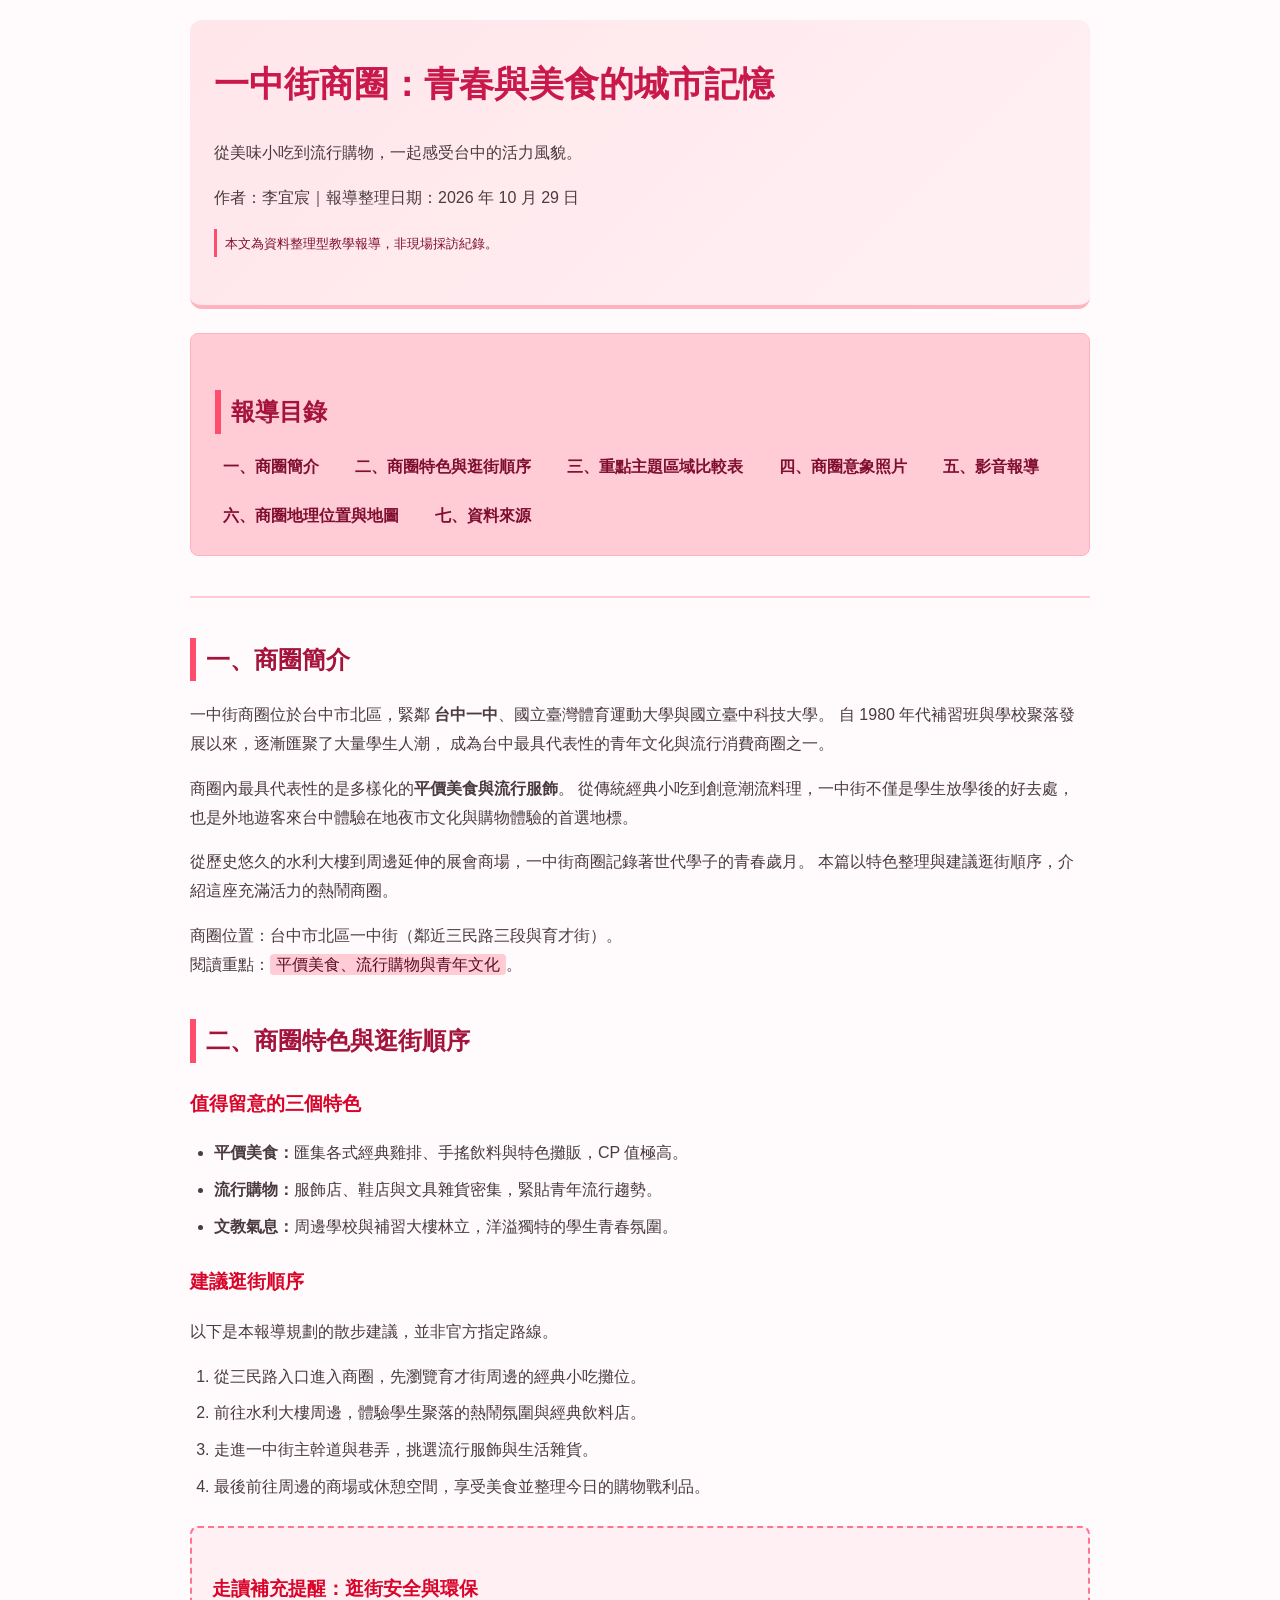
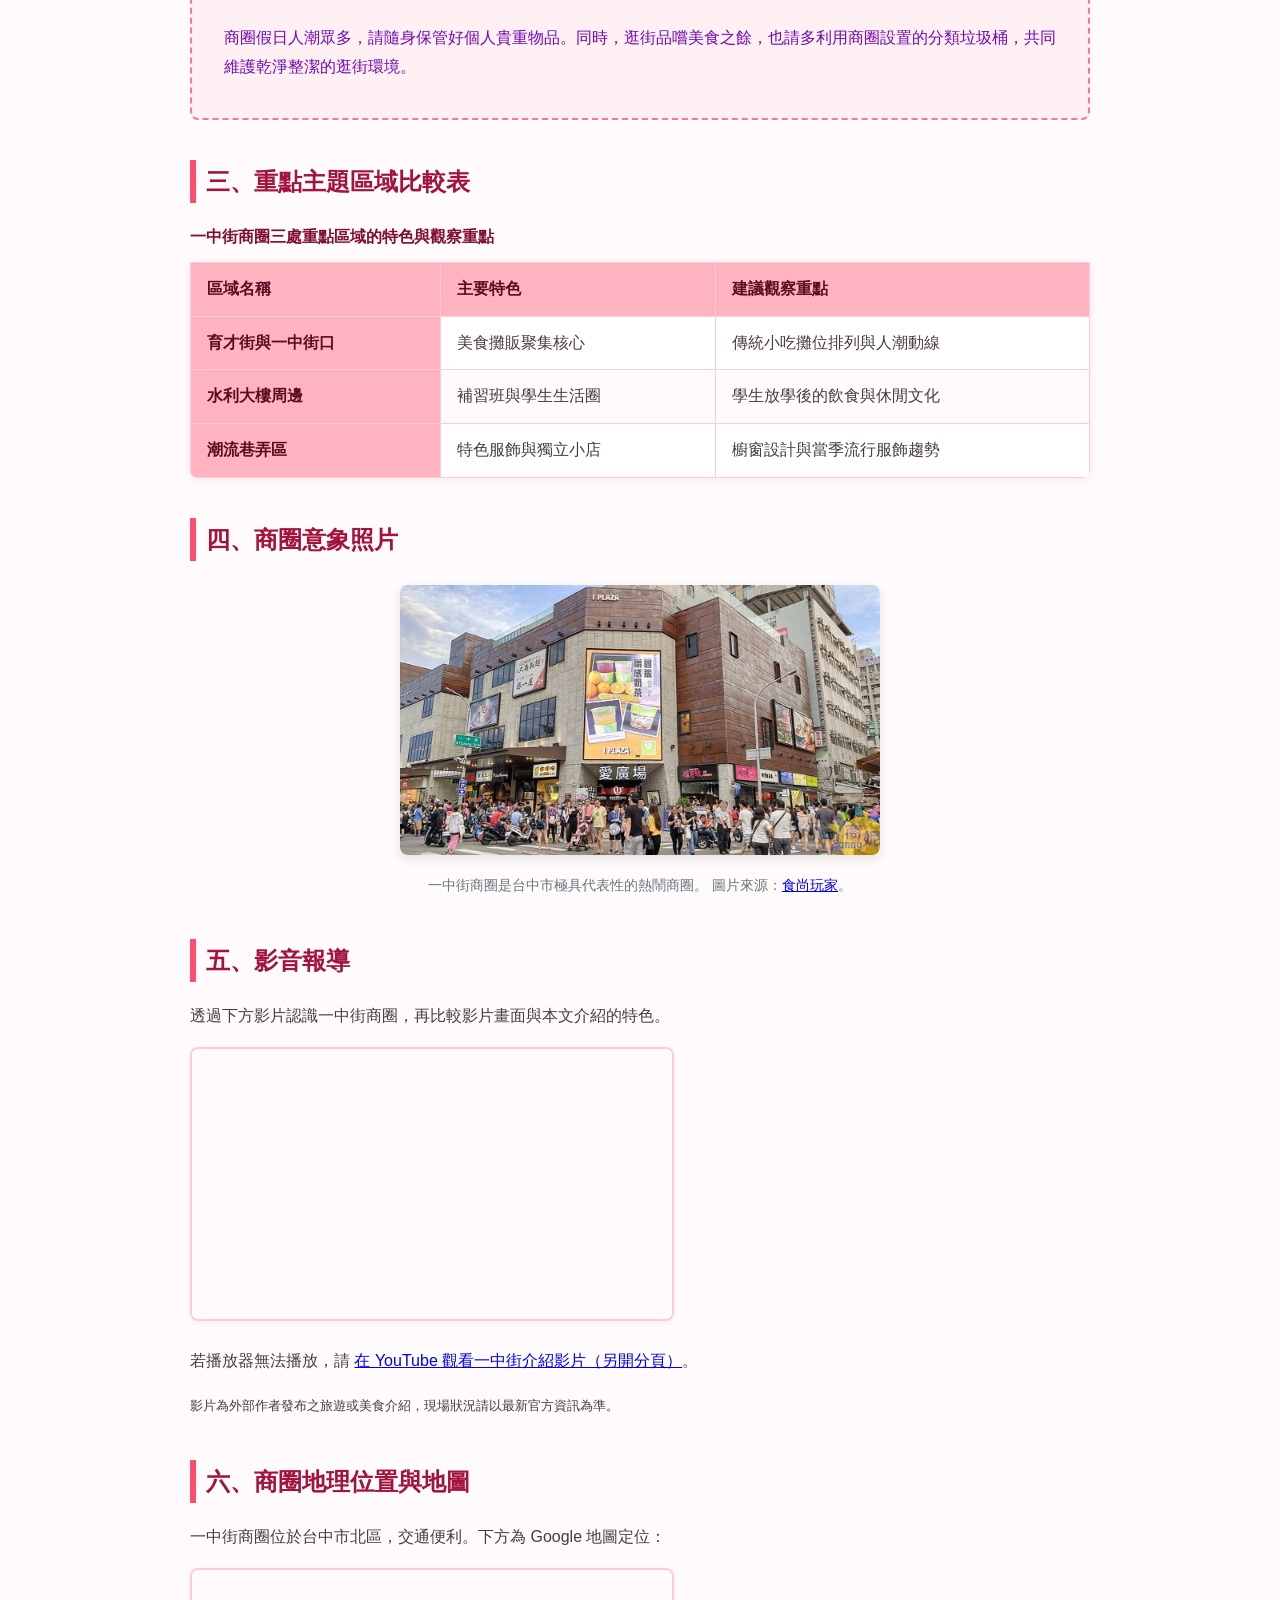
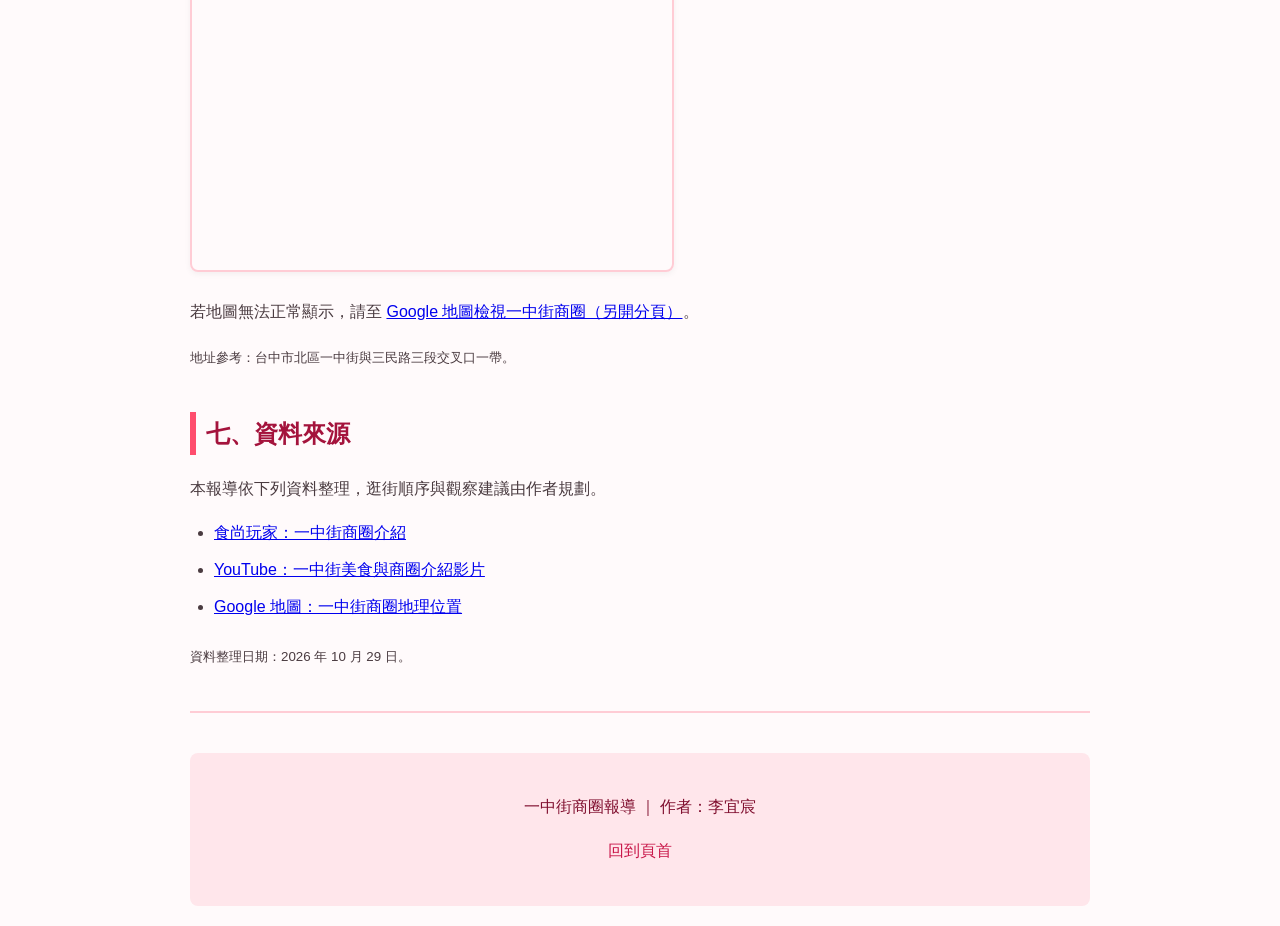
<file: index.html>
<!DOCTYPE html>
<!-- 宣告使用 HTML5；DOCTYPE 是文件類型宣告，不需要結束標籤。 -->
<html lang="zh-Hant">
<!-- html 包住整份文件；lang="zh-Hant" 表示主要使用繁體中文。 -->
<head>
    <!-- head 放網頁資訊；這些資訊不會直接成為頁面中的報導文字。 -->
    <meta charset="UTF-8">
    <!-- UTF-8 可正確處理中文；meta 是空元素，不寫結束標籤。 -->
    <meta name="viewport" content="width=device-width, initial-scale=1.0">
    <!-- viewport 讓行動裝置使用裝置寬度 -->
    <meta name="description" content="走進一中街商圈，認識青春歷史、特色美食與流行購物，透過清單、表格、照片、地圖和影片閱讀城市故事。">
    <!-- author 標示作者學號與姓名 -->
    <meta name="author" content="李宜宸">
    <!-- SEO 機器人爬蟲指示與 Open Graph 社群分享資訊 -->
    <meta name="robots" content="index, follow">
    <meta property="og:type" content="article">
    <meta property="og:locale" content="zh_Hant">
    <meta property="og:title" content="一中街商圈報導｜青春與美食的城市記憶">
    <meta property="og:description" content="走進一中街商圈，認識青春歷史、特色美食與流行購物，透過清單、表格、照片和影片閱讀城市故事。">
    <meta property="og:image" content="yizhong.jpg">
    <meta property="og:image:alt" content="熱鬧的一中街商圈街景與人潮">
    <title>一中街商圈報導｜青春與美食的城市記憶</title>
<!-- 透過相對路徑載入外部 CSS 樣式表 -->
    <link rel="stylesheet" href="css/hw07.css">
</head>

<body>
    <!--
        第六次作業：一頁式一中街商圈報導（加入粉色系 CSS 樣式與兩種寫法）。
        使用一致的四個空格縮排；成對標籤都明確寫出結束標籤。
    -->

    <!-- header 是頁首；id="top" 是下方「回到頁首」連結的目的地。 -->
    <header id="top">
        <!-- h1 是本頁主標題；h2 用於各章節，依內容階層選用標題。 -->
        <h1>一中街商圈：青春與美食的城市記憶</h1>
        <p>從美味小吃到流行購物，一起感受台中的活力風貌。</p>
        <!-- time 的 datetime 以標準日期格式提供機器可讀的日期。 -->
        <p>作者：李宜宸｜報導整理日期：<time datetime="2026-10-29">2026 年 10 月 29 日</time></p>
        
       <!-- 方法一（行內樣式 1/3）：設定小字說明文字的顏色與左側微調間距 -->
        <p class="report-disclaimer"><small>本文為資料整理型教學報導，非現場採訪紀錄。</small></p>
    </header>

    <!-- nav 表示導覽區；href="#名稱" 會跳到本頁相同 id 的元素。 -->
    <nav aria-label="報導目錄">
        <h2>報導目錄</h2>
        <ul>
            <li><a href="#intro">一、商圈簡介</a></li>
            <li><a href="#highlights">二、商圈特色與逛街順序</a></li>
            <li><a href="#table">三、重點主題區域比較表</a></li>
            <li><a href="#photo">四、商圈意象照片</a></li>
            <li><a href="#video">五、影音報導</a></li>
            <li><a href="#map">六、商圈地理位置與地圖</a></li>
            <li><a href="#sources">七、資料來源</a></li>
        </ul>
    </nav>

    <!-- hr 表示內容主題的分隔，也是沒有結束標籤的空元素。 -->
    <hr>

    <!-- main 包住本頁主要內容；article 表示可獨立閱讀的完整報導。 -->
    <main>
        <article aria-label="一中街商圈專題報導">
            <!-- section 將報導分成有標題的章節；同一頁中的 id 不可重複。 -->
            <section id="intro">
                <h2>一、商圈簡介</h2>
                <!-- p 表示段落；strong 強調重要資訊，mark 標示閱讀焦點。 -->
                <p>
                    一中街商圈位於台中市北區，緊鄰 <strong>台中一中</strong>、國立臺灣體育運動大學與國立臺中科技大學。
                    自 1980 年代補習班與學校聚落發展以來，逐漸匯聚了大量學生人潮，
                    成為台中最具代表性的青年文化與流行消費商圈之一。
                </p>
                <p>
                    商圈內最具代表性的是多樣化的<strong>平價美食與流行服飾</strong>。
                    從傳統經典小吃到創意潮流料理，一中街不僅是學生放學後的好去處，
                    也是外地遊客來台中體驗在地夜市文化與購物體驗的首選地標。
                </p>
                <p>
                    從歷史悠久的水利大樓到周邊延伸的展會商場，一中街商圈記錄著世代學子的青春歲月。
                    本篇以特色整理與建議逛街順序，介紹這座充滿活力的熱鬧商圈。
                </p>
                <!-- br 僅用於同段文字中需要的換行；用 mark 標示閱讀焦點。 -->
                
                <!-- 方法一（行內樣式 2/3）：針對閱讀焦點 mark 標籤設定專屬的粉紅亮底色與字型強調 -->
                <p>商圈位置：台中市北區一中街（鄰近三民路三段與育才街）。<br>閱讀重點：<mark class="reading-focus">平價美食、流行購物與青年文化</mark>。</p>
            </section>

            <section id="highlights">
                <h2>二、商圈特色與逛街順序</h2>
                <h3>值得留意的三個特色</h3>
                <!-- ul 是無序清單；li 是個別項目，適合不分先後的資訊。 -->
                <ul>
                    <li><strong>平價美食：</strong>匯集各式經典雞排、手搖飲料與特色攤販，CP 值極高。</li>
                    <li><strong>流行購物：</strong>服飾店、鞋店與文具雜貨密集，緊貼青年流行趨勢。</li>
                    <li><strong>文教氣息：</strong>周邊學校與補習大樓林立，洋溢獨特的學生青春氛圍。</li>
                </ul>

                <h3>建議逛街順序</h3>
                <p>以下是本報導規劃的散步建議，並非官方指定路線。</p>
                <!-- ol 是有序清單；瀏覽器會依 li 的排列產生編號。 -->
                <ol>
                    <li>從三民路入口進入商圈，先瀏覽育才街周邊的經典小吃攤位。</li>
                    <li>前往水利大樓周邊，體驗學生聚落的熱鬧氛圍與經典飲料店。</li>
                    <li>走進一中街主幹道與巷弄，挑選流行服飾與生活雜貨。</li>
                    <li>最後前往周邊的商場或休憩空間，享受美食並整理今日的購物戰利品。</li>
                </ol>
            </section>

            <!-- aside 表示與報導相關的走讀補充提醒，可從主文省略而不影響主要論述 -->
            <aside aria-label="走讀補充提醒">
                <h3>走讀補充提醒：逛街安全與環保</h3>
                
                <!-- 方法一（行內樣式 3/3）：為補充提醒段落增加左側內距與特定字體色彩 -->
                <p class="route-note">
                    商圈假日人潮眾多，請隨身保管好個人貴重物品。同時，逛街品嚐美食之餘，也請多利用商圈設置的分類垃圾桶，共同維護乾淨整潔的逛街環境。
                </p>
            </aside>

            <section id="table">
                <h2>三、重點主題區域比較表</h2>
                <!--
                    table 用於呈現資料，不用來排版整個網頁。
                    本次作業已移除舊版 HTML 的 border="1"，全面改用 CSS 設定樣式。
                -->
                <table>
                    <!-- caption 是表格標題，放在 table 內最前面。 -->
                    <caption>一中街商圈三處重點區域的特色與觀察重點</caption>
                    <!-- thead 包住表頭；tr 是一橫列；th 是標題儲存格。 -->
                    <thead>
                        <tr>
                            <!-- scope="col" 表示這個 th 是整欄的標題。 -->
                            <th scope="col">區域名稱</th>
                            <th scope="col">主要特色</th>
                            <th scope="col">建議觀察重點</th>
                        </tr>
                    </thead>
                    <!-- tbody 包住資料列；td 是一般資料儲存格。 -->
                    <tbody>
                        <tr>
                            <!-- scope="row" 表示這個 th 是本列的標題。 -->
                            <th scope="row">育才街與一中街口</th>
                            <td>美食攤販聚集核心</td>
                            <td>傳統小吃攤位排列與人潮動線</td>
                        </tr>
                        <tr>
                            <th scope="row">水利大樓周邊</th>
                            <td>補習班與學生生活圈</td>
                            <td>學生放學後的飲食與休閒文化</td>
                        </tr>
                        <tr>
                            <th scope="row">潮流巷弄區</th>
                            <td>特色服飾與獨立小店</td>
                            <td>櫥窗設計與當季流行服飾趨勢</td>
                        </tr>
                    </tbody>
                </table>
            </section>

            <section id="photo">
                <h2>四、商圈意象照片</h2>
                <!-- figure 將圖片與圖說組成一個單位；figcaption 是圖說。 -->
                <figure>
                    <!--
                        img 是空元素，不寫結束標籤。
                        src 指定圖片網址；alt 描述照片內容。
                    -->
                    <img
                        src="images/img1.jpg"
                        alt="熱鬧的一中街商圈街景與人潮"
                        width="480">
                    <figcaption>
                        一中街商圈是台中市極具代表性的熱鬧商圈。
                        圖片來源：<a href="https://supertaste.tvbs.com.tw/infocard/15761" target="_blank" rel="noopener noreferrer">食尚玩家</a>。
                    </figcaption>
                </figure>
            </section>

            <section id="video">
                <h2>五、影音報導</h2>
                <p>透過下方影片認識一中街商圈，再比較影片畫面與本文介紹的特色。</p>
                <!--
                    iframe 將 YouTube 播放器嵌入本頁，需要明確的結束標籤。
                -->
                <iframe
                    width="480"
                    height="270"
                    src="https://www.youtube.com/embed/58_n1tT2puE?si=oU1YsraTLx31-dU3"
                    title="一中街商圈介紹影片"
                    allow="accelerometer; clipboard-write; encrypted-media; gyroscope; picture-in-picture; web-share"
                    referrerpolicy="strict-origin-when-cross-origin"
                    allowfullscreen>
                </iframe>
                <!-- a 提供一般影片連結；播放器無法播放時仍能前往 YouTube。 -->
                <p>
                    若播放器無法播放，請
                    <a href="https://youtu.be/58_n1tT2puE?si=jSpprKxkMJ8peKWH" target="_blank" rel="noopener noreferrer">在 YouTube 觀看一中街介紹影片（另開分頁）</a>。
                </p>
                <p><small>影片為外部作者發布之旅遊或美食介紹，現場狀況請以最新官方資訊為準。</small></p>
            </section>

            <section id="map">
                <h2>六、商圈地理位置與地圖</h2>
                <p>一中街商圈位於台中市北區，交通便利。下方為 Google 地圖定位：</p>
                <!--
                    iframe 嵌入 Google 地圖；並補上 title 屬性。
                    使用座標格式以確保精準定位。
                -->
                <iframe
                    width="480"
                    height="300"
                    src="https://www.google.com/maps/embed?pb=!1m18!1m12!1m3!1d7281.209455793925!2d120.68553370000001!3d24.150515799999997!2m3!1f0!2f0!3f0!3m2!1i1024!2i768!4f13.1!3m3!1m2!1s0x34693d68ef0dfe0d%3A0xadd02f1d10fe2a30!2zNDA06Ie65Lit5biC5YyX5Y2A5LiA5Lit6KGX!5e0!3m2!1szh-TW!2stw!4v1792056280572!5m2!1szh-TW!2stw"
                    title="一中街商圈 Google 地圖位置"
                    loading="lazy"
                    referrerpolicy="no-referrer-when-downgrade">
                </iframe>
                <!-- 一般地圖連結，供嵌入失敗或特殊裝置開啟 -->
                <p>
                    若地圖無法正常顯示，請至
                    <a href="https://maps.app.goo.gl/LTdA2pGU9mrRDRkSA" target="_blank" rel="noopener noreferrer">Google 地圖檢視一中街商圈（另開分頁）</a>。
                </p>
                <p><small>地址參考：台中市北區一中街與三民路三段交叉口一帶。</small></p>
            </section>

            <section id="sources">
                <h2>七、資料來源</h2>
                <p>本報導依下列資料整理，逛街順序與觀察建議由作者規劃。</p>
                <ul>
                    <li><a href="https://supertaste.tvbs.com.tw/infocard/15761" target="_blank" rel="noopener noreferrer">食尚玩家：一中街商圈介紹</a></li>
                    <li><a href="https://youtu.be/58_n1tT2puE?si=jSpprKxkMJ8peKWH" target="_blank" rel="noopener noreferrer">YouTube：一中街美食與商圈介紹影片</a></li>
                    <li><a href="https://maps.app.goo.gl/LTdA2pGU9mrRDRkSA" target="_blank" rel="noopener noreferrer">Google 地圖：一中街商圈地理位置</a></li>
                </ul>
                <p><small>資料整理日期：2026 年 10 月 29 日。</small></p>
            </section>
        </article>
    </main>

    <hr>
    <!-- footer 是頁尾；作者與回到頁首連結 -->
    <footer>
        <p>一中街商圈報導 ｜ 作者：李宜宸</p>
        <p><a href="#top">回到頁首</a></p>
    </footer>
</body>
</html>
</file>
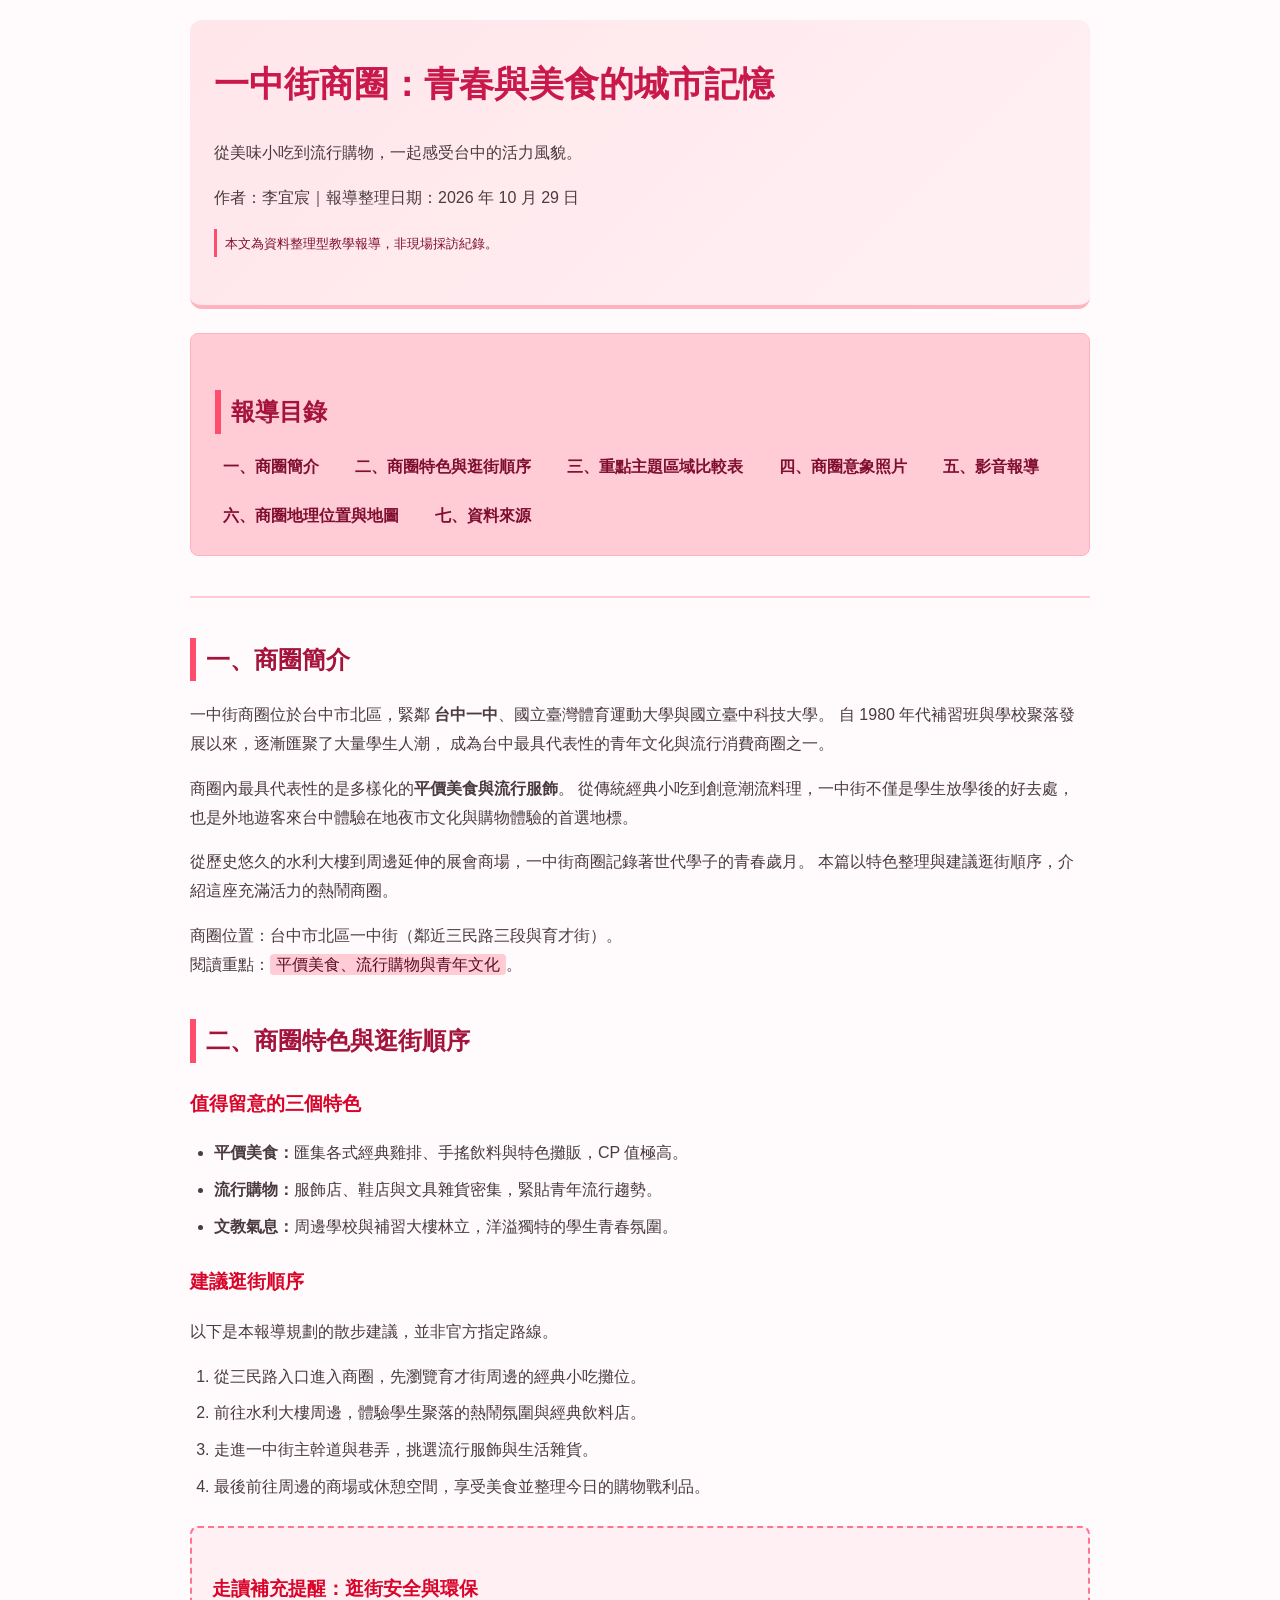
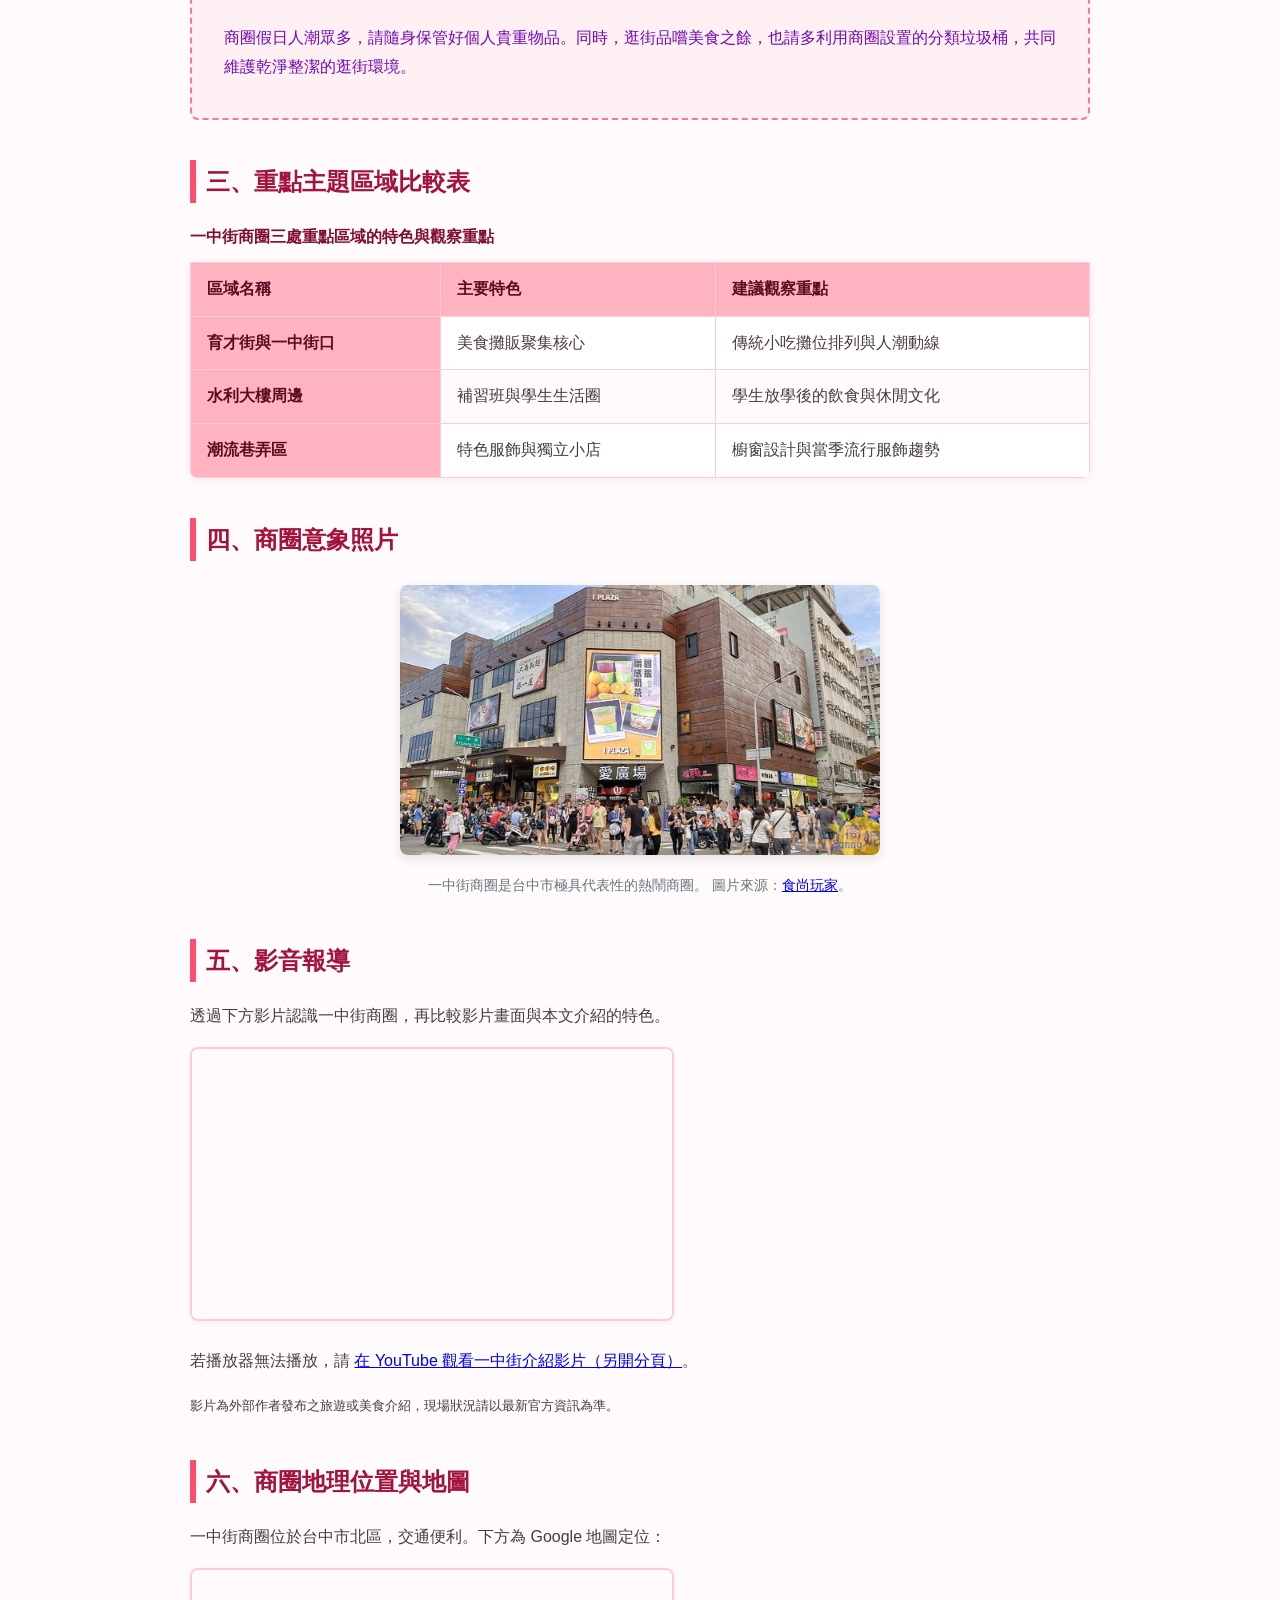
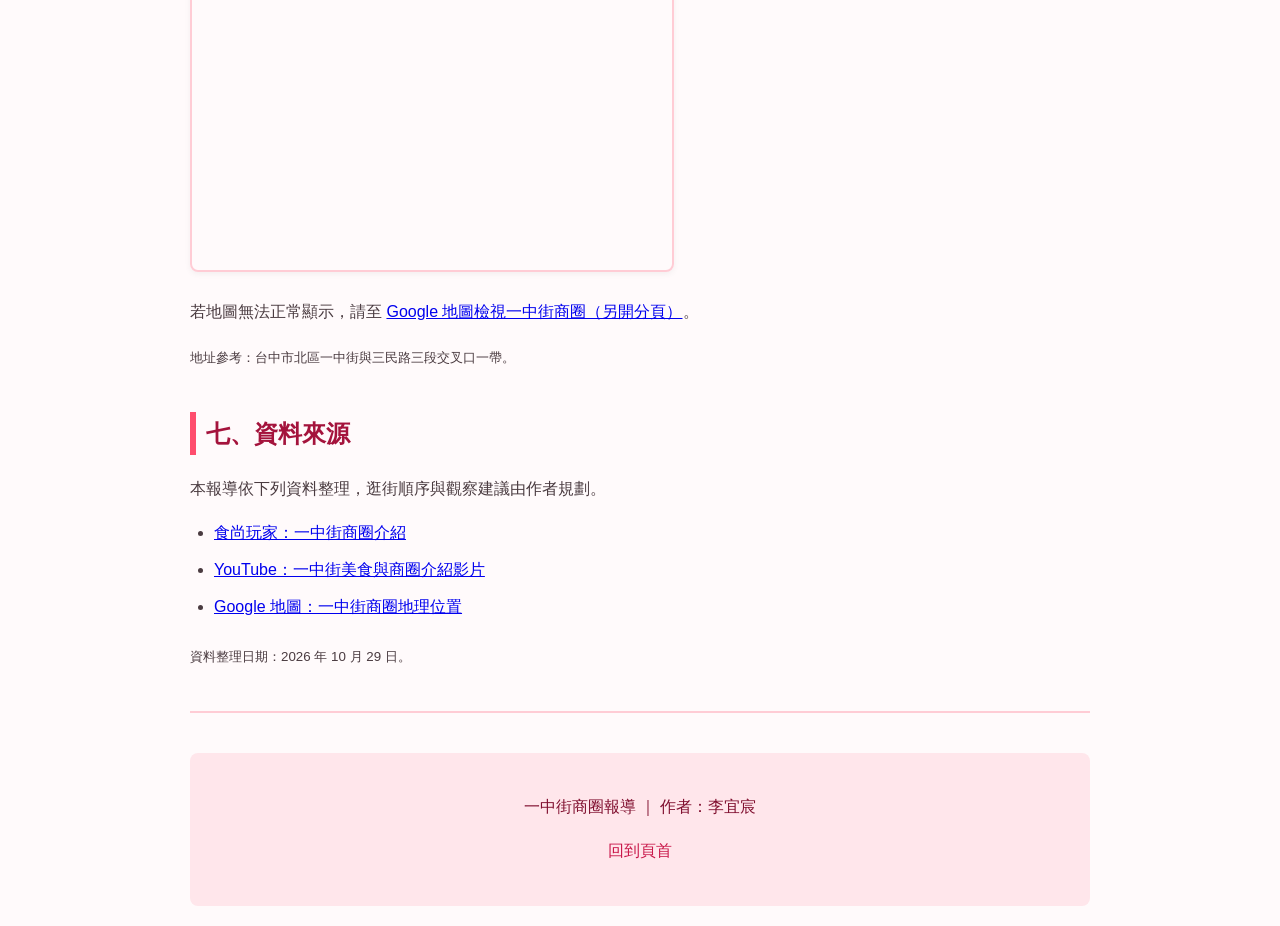
<file: HW07_D1582316.html>
<!DOCTYPE html>
<!-- 宣告使用 HTML5；DOCTYPE 是文件類型宣告，不需要結束標籤。 -->
<html lang="zh-Hant">
<!-- html 包住整份文件；lang="zh-Hant" 表示主要使用繁體中文。 -->
<head>
    <!-- head 放網頁資訊；這些資訊不會直接成為頁面中的報導文字。 -->
    <meta charset="UTF-8">
    <!-- UTF-8 可正確處理中文；meta 是空元素，不寫結束標籤。 -->
    <meta name="viewport" content="width=device-width, initial-scale=1.0">
    <!-- viewport 讓行動裝置使用裝置寬度 -->
    <meta name="description" content="走進一中街商圈，認識青春歷史、特色美食與流行購物，透過清單、表格、照片、地圖和影片閱讀城市故事。">
    <!-- author 標示作者學號與姓名 -->
    <meta name="author" content="李宜宸">
    <!-- SEO 機器人爬蟲指示與 Open Graph 社群分享資訊 -->
    <meta name="robots" content="index, follow">
    <meta property="og:type" content="article">
    <meta property="og:locale" content="zh_Hant">
    <meta property="og:title" content="一中街商圈報導｜青春與美食的城市記憶">
    <meta property="og:description" content="走進一中街商圈，認識青春歷史、特色美食與流行購物，透過清單、表格、照片和影片閱讀城市故事。">
    <meta property="og:image" content="yizhong.jpg">
    <meta property="og:image:alt" content="熱鬧的一中街商圈街景與人潮">
    <title>一中街商圈報導｜青春與美食的城市記憶</title>
<!-- 透過相對路徑載入外部 CSS 樣式表 -->
    <link rel="stylesheet" href="css/hw07.css">
</head>

<body>
    <!--
        第六次作業：一頁式一中街商圈報導（加入粉色系 CSS 樣式與兩種寫法）。
        使用一致的四個空格縮排；成對標籤都明確寫出結束標籤。
    -->

    <!-- header 是頁首；id="top" 是下方「回到頁首」連結的目的地。 -->
    <header id="top">
        <!-- h1 是本頁主標題；h2 用於各章節，依內容階層選用標題。 -->
        <h1>一中街商圈：青春與美食的城市記憶</h1>
        <p>從美味小吃到流行購物，一起感受台中的活力風貌。</p>
        <!-- time 的 datetime 以標準日期格式提供機器可讀的日期。 -->
        <p>作者：李宜宸｜報導整理日期：<time datetime="2026-10-29">2026 年 10 月 29 日</time></p>
        
       <!-- 方法一（行內樣式 1/3）：設定小字說明文字的顏色與左側微調間距 -->
        <p class="report-disclaimer"><small>本文為資料整理型教學報導，非現場採訪紀錄。</small></p>
    </header>

    <!-- nav 表示導覽區；href="#名稱" 會跳到本頁相同 id 的元素。 -->
    <nav aria-label="報導目錄">
        <h2>報導目錄</h2>
        <ul>
            <li><a href="#intro">一、商圈簡介</a></li>
            <li><a href="#highlights">二、商圈特色與逛街順序</a></li>
            <li><a href="#table">三、重點主題區域比較表</a></li>
            <li><a href="#photo">四、商圈意象照片</a></li>
            <li><a href="#video">五、影音報導</a></li>
            <li><a href="#map">六、商圈地理位置與地圖</a></li>
            <li><a href="#sources">七、資料來源</a></li>
        </ul>
    </nav>

    <!-- hr 表示內容主題的分隔，也是沒有結束標籤的空元素。 -->
    <hr>

    <!-- main 包住本頁主要內容；article 表示可獨立閱讀的完整報導。 -->
    <main>
        <article aria-label="一中街商圈專題報導">
            <!-- section 將報導分成有標題的章節；同一頁中的 id 不可重複。 -->
            <section id="intro">
                <h2>一、商圈簡介</h2>
                <!-- p 表示段落；strong 強調重要資訊，mark 標示閱讀焦點。 -->
                <p>
                    一中街商圈位於台中市北區，緊鄰 <strong>台中一中</strong>、國立臺灣體育運動大學與國立臺中科技大學。
                    自 1980 年代補習班與學校聚落發展以來，逐漸匯聚了大量學生人潮，
                    成為台中最具代表性的青年文化與流行消費商圈之一。
                </p>
                <p>
                    商圈內最具代表性的是多樣化的<strong>平價美食與流行服飾</strong>。
                    從傳統經典小吃到創意潮流料理，一中街不僅是學生放學後的好去處，
                    也是外地遊客來台中體驗在地夜市文化與購物體驗的首選地標。
                </p>
                <p>
                    從歷史悠久的水利大樓到周邊延伸的展會商場，一中街商圈記錄著世代學子的青春歲月。
                    本篇以特色整理與建議逛街順序，介紹這座充滿活力的熱鬧商圈。
                </p>
                <!-- br 僅用於同段文字中需要的換行；用 mark 標示閱讀焦點。 -->
                
                <!-- 方法一（行內樣式 2/3）：針對閱讀焦點 mark 標籤設定專屬的粉紅亮底色與字型強調 -->
                <p>商圈位置：台中市北區一中街（鄰近三民路三段與育才街）。<br>閱讀重點：<mark class="reading-focus">平價美食、流行購物與青年文化</mark>。</p>
            </section>

            <section id="highlights">
                <h2>二、商圈特色與逛街順序</h2>
                <h3>值得留意的三個特色</h3>
                <!-- ul 是無序清單；li 是個別項目，適合不分先後的資訊。 -->
                <ul>
                    <li><strong>平價美食：</strong>匯集各式經典雞排、手搖飲料與特色攤販，CP 值極高。</li>
                    <li><strong>流行購物：</strong>服飾店、鞋店與文具雜貨密集，緊貼青年流行趨勢。</li>
                    <li><strong>文教氣息：</strong>周邊學校與補習大樓林立，洋溢獨特的學生青春氛圍。</li>
                </ul>

                <h3>建議逛街順序</h3>
                <p>以下是本報導規劃的散步建議，並非官方指定路線。</p>
                <!-- ol 是有序清單；瀏覽器會依 li 的排列產生編號。 -->
                <ol>
                    <li>從三民路入口進入商圈，先瀏覽育才街周邊的經典小吃攤位。</li>
                    <li>前往水利大樓周邊，體驗學生聚落的熱鬧氛圍與經典飲料店。</li>
                    <li>走進一中街主幹道與巷弄，挑選流行服飾與生活雜貨。</li>
                    <li>最後前往周邊的商場或休憩空間，享受美食並整理今日的購物戰利品。</li>
                </ol>
            </section>

            <!-- aside 表示與報導相關的走讀補充提醒，可從主文省略而不影響主要論述 -->
            <aside aria-label="走讀補充提醒">
                <h3>走讀補充提醒：逛街安全與環保</h3>
                
                <!-- 方法一（行內樣式 3/3）：為補充提醒段落增加左側內距與特定字體色彩 -->
                <p class="route-note">
                    商圈假日人潮眾多，請隨身保管好個人貴重物品。同時，逛街品嚐美食之餘，也請多利用商圈設置的分類垃圾桶，共同維護乾淨整潔的逛街環境。
                </p>
            </aside>

            <section id="table">
                <h2>三、重點主題區域比較表</h2>
                <!--
                    table 用於呈現資料，不用來排版整個網頁。
                    本次作業已移除舊版 HTML 的 border="1"，全面改用 CSS 設定樣式。
                -->
                <table>
                    <!-- caption 是表格標題，放在 table 內最前面。 -->
                    <caption>一中街商圈三處重點區域的特色與觀察重點</caption>
                    <!-- thead 包住表頭；tr 是一橫列；th 是標題儲存格。 -->
                    <thead>
                        <tr>
                            <!-- scope="col" 表示這個 th 是整欄的標題。 -->
                            <th scope="col">區域名稱</th>
                            <th scope="col">主要特色</th>
                            <th scope="col">建議觀察重點</th>
                        </tr>
                    </thead>
                    <!-- tbody 包住資料列；td 是一般資料儲存格。 -->
                    <tbody>
                        <tr>
                            <!-- scope="row" 表示這個 th 是本列的標題。 -->
                            <th scope="row">育才街與一中街口</th>
                            <td>美食攤販聚集核心</td>
                            <td>傳統小吃攤位排列與人潮動線</td>
                        </tr>
                        <tr>
                            <th scope="row">水利大樓周邊</th>
                            <td>補習班與學生生活圈</td>
                            <td>學生放學後的飲食與休閒文化</td>
                        </tr>
                        <tr>
                            <th scope="row">潮流巷弄區</th>
                            <td>特色服飾與獨立小店</td>
                            <td>櫥窗設計與當季流行服飾趨勢</td>
                        </tr>
                    </tbody>
                </table>
            </section>

            <section id="photo">
                <h2>四、商圈意象照片</h2>
                <!-- figure 將圖片與圖說組成一個單位；figcaption 是圖說。 -->
                <figure>
                    <!--
                        img 是空元素，不寫結束標籤。
                        src 指定圖片網址；alt 描述照片內容。
                    -->
                    <img
                        src="images/img1.jpg"
                        alt="熱鬧的一中街商圈街景與人潮"
                        width="480">
                    <figcaption>
                        一中街商圈是台中市極具代表性的熱鬧商圈。
                        圖片來源：<a href="https://supertaste.tvbs.com.tw/infocard/15761" target="_blank" rel="noopener noreferrer">食尚玩家</a>。
                    </figcaption>
                </figure>
            </section>

            <section id="video">
                <h2>五、影音報導</h2>
                <p>透過下方影片認識一中街商圈，再比較影片畫面與本文介紹的特色。</p>
                <!--
                    iframe 將 YouTube 播放器嵌入本頁，需要明確的結束標籤。
                -->
                <iframe
                    width="480"
                    height="270"
                    src="https://www.youtube.com/embed/58_n1tT2puE?si=oU1YsraTLx31-dU3"
                    title="一中街商圈介紹影片"
                    allow="accelerometer; clipboard-write; encrypted-media; gyroscope; picture-in-picture; web-share"
                    referrerpolicy="strict-origin-when-cross-origin"
                    allowfullscreen>
                </iframe>
                <!-- a 提供一般影片連結；播放器無法播放時仍能前往 YouTube。 -->
                <p>
                    若播放器無法播放，請
                    <a href="https://youtu.be/58_n1tT2puE?si=jSpprKxkMJ8peKWH" target="_blank" rel="noopener noreferrer">在 YouTube 觀看一中街介紹影片（另開分頁）</a>。
                </p>
                <p><small>影片為外部作者發布之旅遊或美食介紹，現場狀況請以最新官方資訊為準。</small></p>
            </section>

            <section id="map">
                <h2>六、商圈地理位置與地圖</h2>
                <p>一中街商圈位於台中市北區，交通便利。下方為 Google 地圖定位：</p>
                <!--
                    iframe 嵌入 Google 地圖；並補上 title 屬性。
                    使用座標格式以確保精準定位。
                -->
                <iframe
                    width="480"
                    height="300"
                    src="https://www.google.com/maps/embed?pb=!1m18!1m12!1m3!1d7281.209455793925!2d120.68553370000001!3d24.150515799999997!2m3!1f0!2f0!3f0!3m2!1i1024!2i768!4f13.1!3m3!1m2!1s0x34693d68ef0dfe0d%3A0xadd02f1d10fe2a30!2zNDA06Ie65Lit5biC5YyX5Y2A5LiA5Lit6KGX!5e0!3m2!1szh-TW!2stw!4v1792056280572!5m2!1szh-TW!2stw"
                    title="一中街商圈 Google 地圖位置"
                    loading="lazy"
                    referrerpolicy="no-referrer-when-downgrade">
                </iframe>
                <!-- 一般地圖連結，供嵌入失敗或特殊裝置開啟 -->
                <p>
                    若地圖無法正常顯示，請至
                    <a href="https://maps.app.goo.gl/LTdA2pGU9mrRDRkSA" target="_blank" rel="noopener noreferrer">Google 地圖檢視一中街商圈（另開分頁）</a>。
                </p>
                <p><small>地址參考：台中市北區一中街與三民路三段交叉口一帶。</small></p>
            </section>

            <section id="sources">
                <h2>七、資料來源</h2>
                <p>本報導依下列資料整理，逛街順序與觀察建議由作者規劃。</p>
                <ul>
                    <li><a href="https://supertaste.tvbs.com.tw/infocard/15761" target="_blank" rel="noopener noreferrer">食尚玩家：一中街商圈介紹</a></li>
                    <li><a href="https://youtu.be/58_n1tT2puE?si=jSpprKxkMJ8peKWH" target="_blank" rel="noopener noreferrer">YouTube：一中街美食與商圈介紹影片</a></li>
                    <li><a href="https://maps.app.goo.gl/LTdA2pGU9mrRDRkSA" target="_blank" rel="noopener noreferrer">Google 地圖：一中街商圈地理位置</a></li>
                </ul>
                <p><small>資料整理日期：2026 年 10 月 29 日。</small></p>
            </section>
        </article>
    </main>

    <hr>
    <!-- footer 是頁尾；作者與回到頁首連結 -->
    <footer>
        <p>一中街商圈報導 ｜ 作者：李宜宸</p>
        <p><a href="#top">回到頁首</a></p>
    </footer>
</body>
</html>
</file>
<file: css/hw07.css>
/* ==========================================================
   一中街商圈報導 - 外部樣式表 (hw07.css)
   ========================================================== */

/* 元素選擇器：設定整體網頁字型、背景色、文字顏色、行高與最大寬度居中 */
body {
    font-family: "Microsoft JhengHei", "Segoe UI", sans-serif;
    background-color: #fffafb; /* 柔和的極淡粉白背景 */
    color: #4a3b40;          /* 沉穩的深莓果褐文字色，易於閱讀 */
    line-height: 1.8;
    max-width: 900px;
    margin: 0 auto;
    padding: 20px 24px;
}

/* 元素選擇器：頁首樣式，帶有粉色系邊框與柔和背景 */
header {
    background: linear-gradient(135deg, #ffe6eb 0%, #fff0f3 100%);
    border-bottom: 4px solid #ffb3c1;
    padding: 32px 24px;
    margin-bottom: 24px;
    border-radius: 12px;
}

/* 元素選擇器：主標題色彩 */
h1 {
    color: #c9184a;
    margin-top: 0;
    font-size: 2.2rem;
}

/* 元素選擇器：二級與三級標題 */
h2 {
    color: #a4133c;
    border-left: 6px solid #ff4d6d;
    padding-left: 10px;
    margin-top: 40px;
}

h3 {
    color: #d90429;
    margin-top: 24px;
}

/* 類別與導覽選擇器：導覽列（nav）樣式 */
nav {
    background-color: #ffccd5;
    padding: 16px 24px;
    border-radius: 8px;
    margin-bottom: 30px;
    border: 1px solid #ffb3c1;
}

nav ul {
    list-style-type: none;
    padding: 0;
    margin: 0;
    display: flex;
    flex-wrap: wrap;
    gap: 12px 20px;
}

nav a {
    color: #800f2f;
    text-decoration: none;
    font-weight: bold;
    padding: 4px 8px;
    border-radius: 4px;
    transition: background-color 0.2s, color 0.2s;
}

/* 狀態偽類選擇器：滑鼠移入（hover）與鍵盤焦點（focus-visible）互動效果 */
nav a:hover,
nav a:focus-visible {
    background-color: #c9184a;
    color: #ffffff;
    outline: none;
}

/* 元素選擇器：段落與清單間距 */
p {
    margin-bottom: 16px;
}

ul, ol {
    padding-left: 24px;
    margin-bottom: 20px;
}

li {
    margin-bottom: 8px;
}

/* ID 選擇器：aside 補充區塊樣式（粉嫩外框與柔和背景） */
#highlights + aside, aside {
    background-color: #fff0f3;
    border: 2px dashed #ff758f;
    padding: 20px;
    border-radius: 8px;
    margin: 24px 0;
}

/* 表格樣式 */
table {
    width: 100%;
    border-collapse: collapse;
    margin: 20px 0;
    background-color: #ffffff;
    box-shadow: 0 2px 8px rgba(201, 24, 74, 0.08);
    border-radius: 8px;
    overflow: hidden;
}

caption {
    font-weight: bold;
    color: #800f2f;
    margin-bottom: 10px;
    text-align: left;
}

th, td {
    border: 1px solid #ffccd5;
    padding: 12px 16px;
    text-align: left;
}

th {
    background-color: #ffb3c1;
    color: #590d22;
}

tbody tr:nth-child(even) {
    background-color: #fffafb;
}

/* 圖片與媒體 */
figure {
    margin: 24px 0;
    text-align: center;
}

img {
    max-width: 100%;
    height: auto;
    border-radius: 8px;
    box-shadow: 0 4px 12px rgba(0, 0, 0, 0.1);
}

figcaption {
    font-size: 0.9rem;
    color: #6c757d;
    margin-top: 8px;
}

/* 影音與地圖 iframe 響應式容器調整 */
iframe {
    max-width: 100%;
    border-radius: 8px;
    border: 2px solid #ffccd5;
    box-shadow: 0 2px 6px rgba(0,0,0,0.05);
}

/* 分隔線顏色 */
hr {
    border: none;
    height: 2px;
    background-color: #ffccd5;
    margin: 40px 0;
}

/* 頁尾樣式 */
footer {
    background-color: #ffe6eb;
    text-align: center;
    padding: 24px;
    border-radius: 8px;
    color: #800f2f;
    font-weight: 500;
}

footer a {
    color: #c9184a;
    text-decoration: none;
}

footer a:hover {
    text-decoration: underline;
}

/* ==========================================================
   HW07 遷移的三處行內樣式（改用類別選擇器）
   ========================================================== */

/* 1. 對應原標頭小字說明（行內樣式 1/3） */
.report-disclaimer {
    color: #800f2f;
    padding-left: 8px;
    border-left: 3px solid #ff4d6d;
}

/* 2. 對應原閱讀焦點 mark 標籤（行內樣式 2/3） */
.reading-focus {
    background-color: #ffccd5;
    color: #590d22;
    padding: 2px 6px;
    border-radius: 4px;
}

/* 3. 對應原 aside 補充提醒段落（行內樣式 3/3） */
.route-note {
    padding-left: 12px;
    color: #7209b7;
    font-weight: 500;
}
</file>
